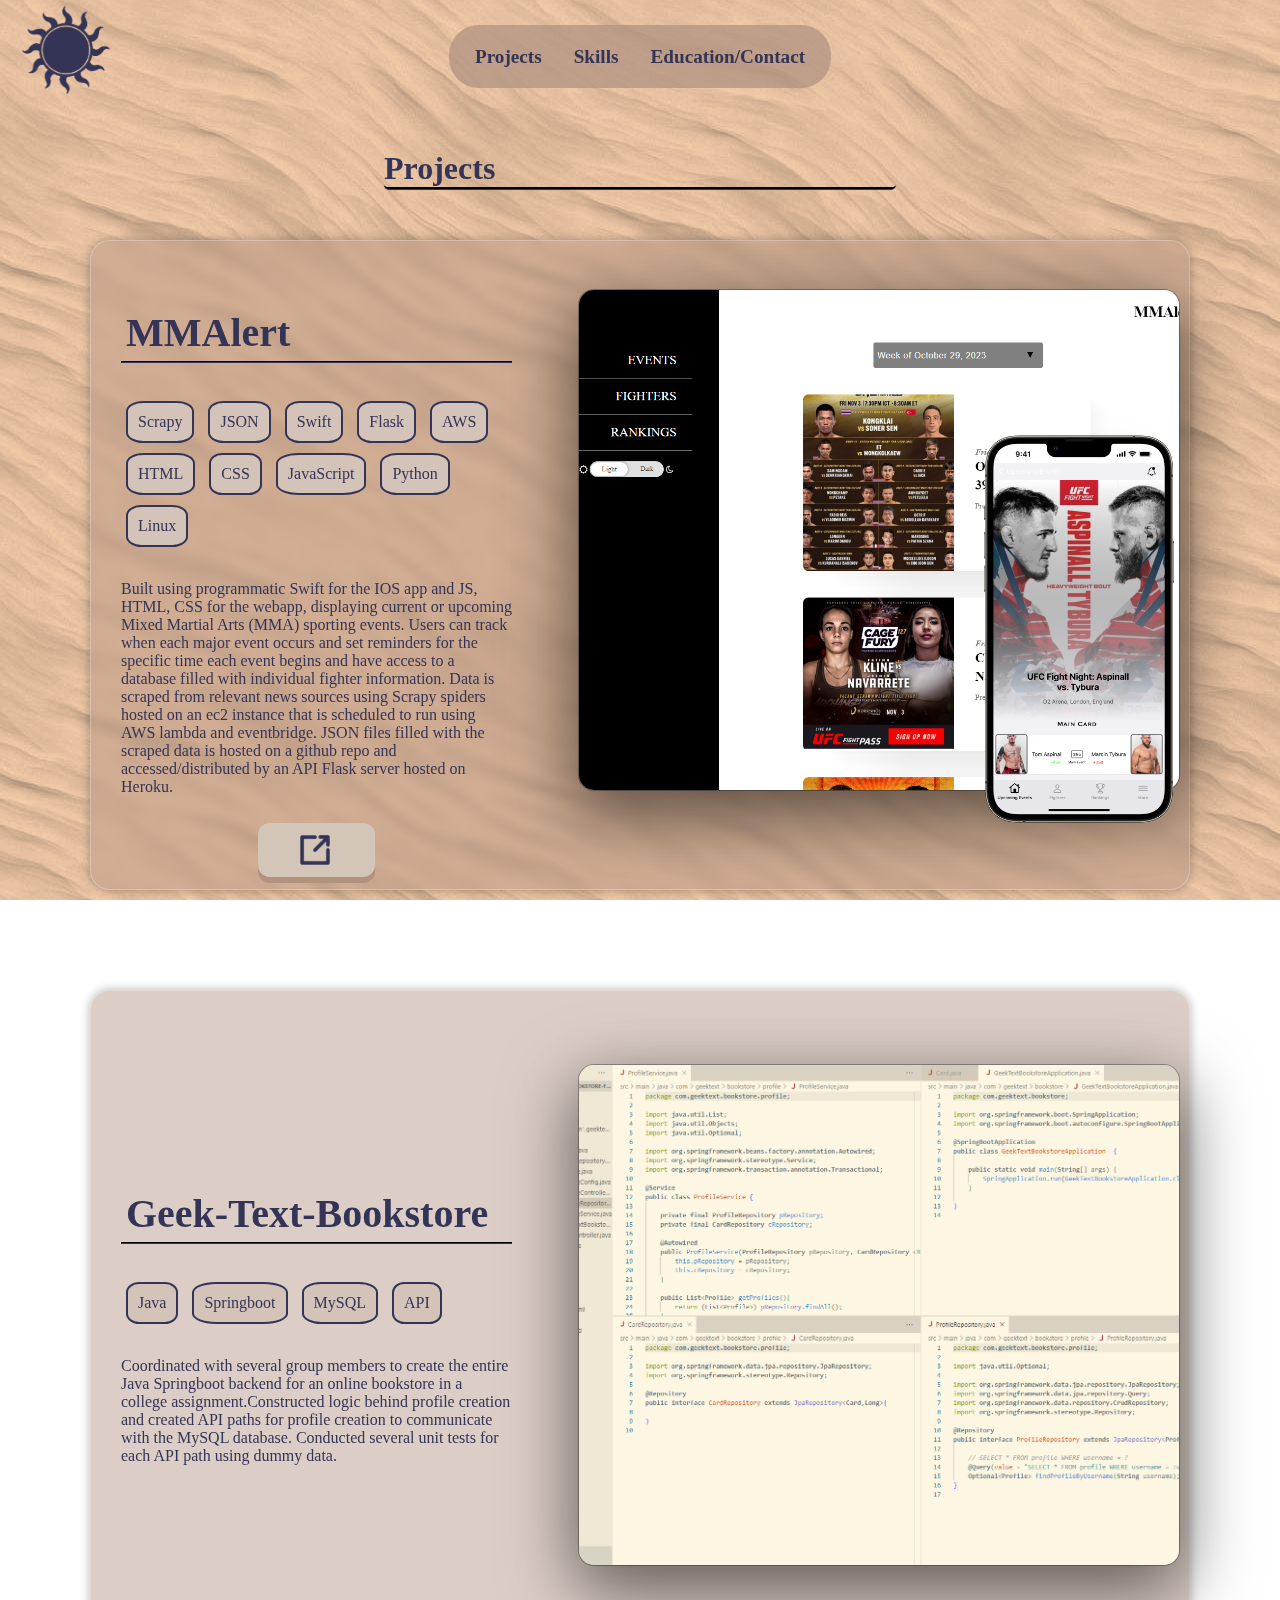
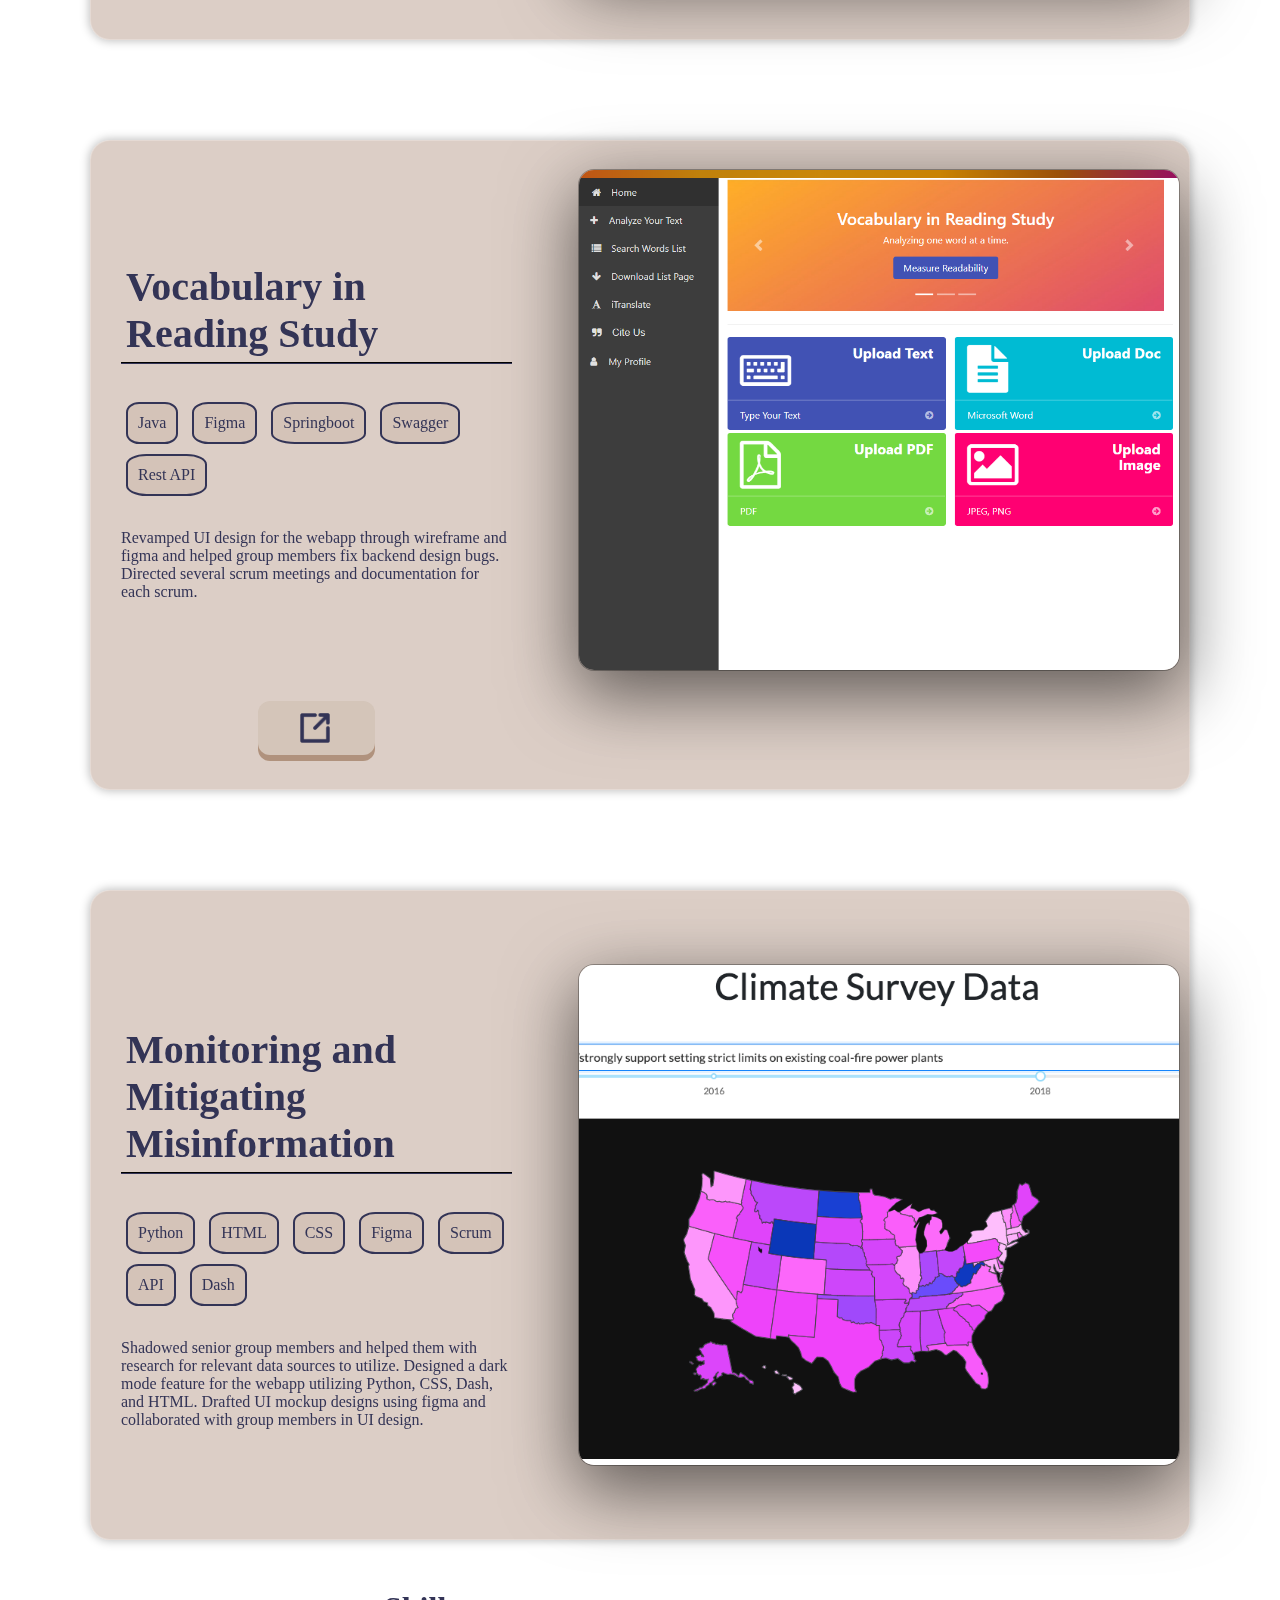
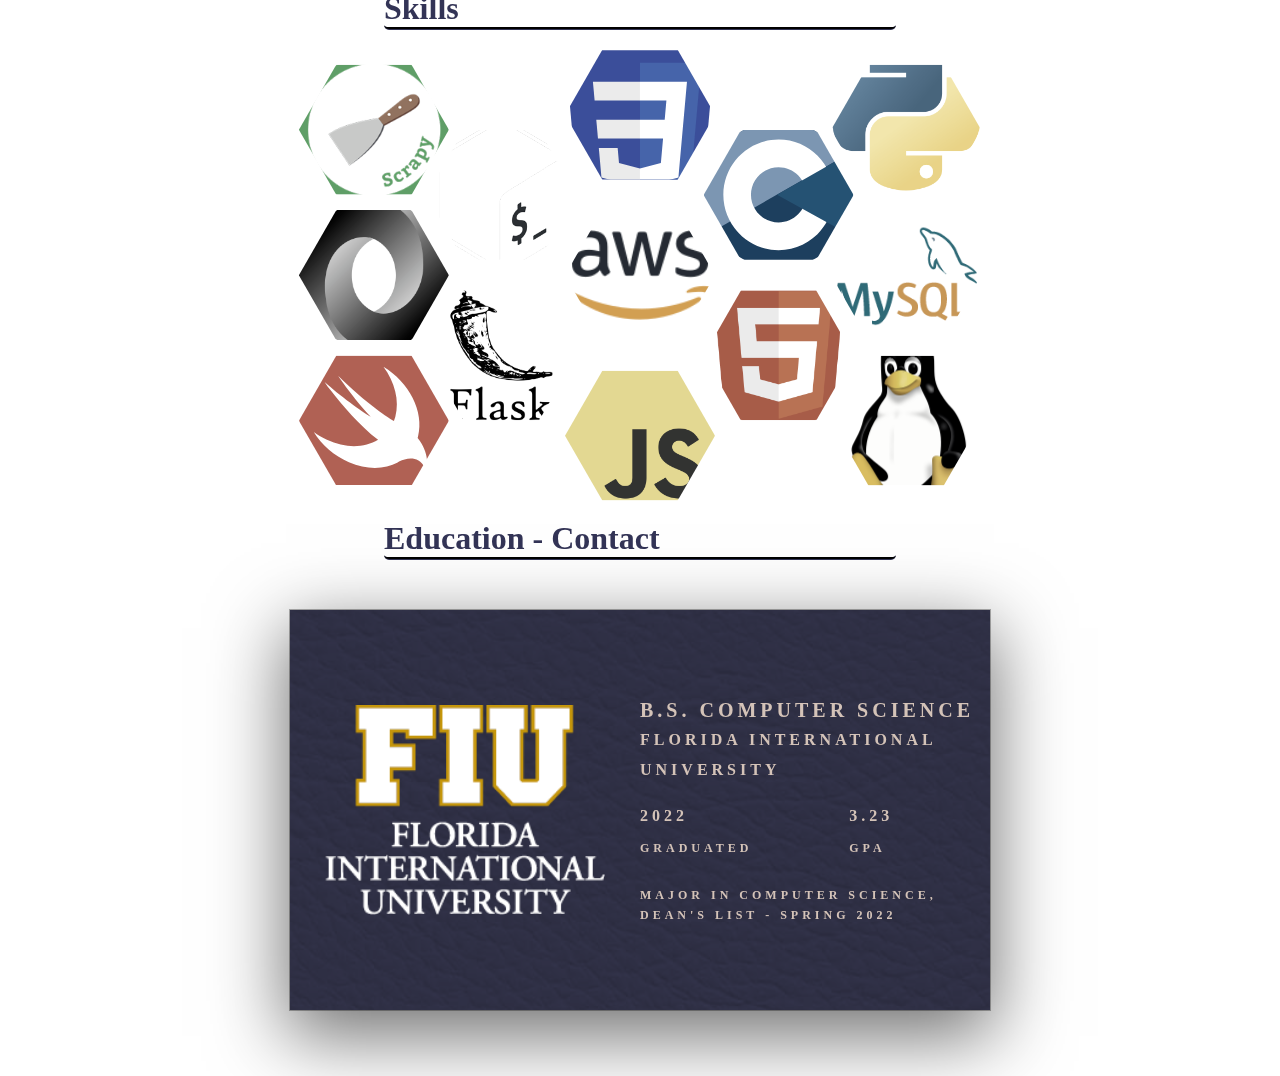
<file: index.html>
<!DOCTYPE html>
<html lang="en">
    <head>
        <meta charset="UTF-8">
        <meta name="description" content="This webpage displays the portfolio of Jeffrey Quispe">
        <meta name="viewport" content="width=device-width, initial-scale=1.0">
        <title>Jeffrey Quispe</title>
        <link rel="icon" href="/static/Asset 1.png" type="image/x-icon">
        <link rel="stylesheet" href="main.css" type="text/css">
        <link rel="stylesheet" href="https://fonts.googleapis.com/css2?family=Material+Symbols+Outlined:opsz,wght,FILL,GRAD@20..48,100..700,0..1,-50..200" />
        <link rel="stylesheet" href="https://maxcdn.bootstrapcdn.com/font-awesome/4.7.0/css/font-awesome.min.css">
    </head>
    <body>
        <div class="header">
            <!-- <img src="static/sunIcon.png"> -->
            <label class="theme-switch" for="checkbox">
                <input type="checkbox" id="checkbox">
                <img src="static/sunIcon.png">
            </label>
            <nav class="navBar">
                <ul>
                    <li>
                        <a href="#projectSection">Projects</a>
                    </li>
                    <li>
                        <a href="#skillSection">Skills</a>
                    </li>
                    <li>
                        <a href="#cardSection">Education/Contact</a>
                    </li>
                </ul>
            </nav>
        </div>
        <div class="bgImage"></div>

        <div class="bodyContainer">
            <!-- <div class="bgImage"></div> -->
            <h1 style="margin-top: 150px;" id="projectSection">Projects</h1>
            <div class="glass-card">
                <div class="card-text">
                    <h2>MMAlert</h2>
                    <div class="card-about">
                        <div class="column">
                            <span>Scrapy</span>
                            <span>JSON</span>
                            <span>Swift</span>
                            <span>Flask</span>
                            <span>AWS</span>
                            <span>HTML</span>
                            <span>CSS</span>
                            <span>JavaScript</span>
                            <span>Python</span>
                            <span>Linux</span>
                        </div>
                    </div>
                    <p>
                        Built using programmatic Swift for the IOS app and JS, HTML, CSS for the webapp, displaying current or upcoming Mixed Martial Arts (MMA) sporting events. Users can track
                        when each major event occurs and set reminders for the specific time each event begins and have access to a database filled
                        with individual fighter information. Data is scraped from relevant news sources using Scrapy spiders hosted on an ec2 instance that is scheduled to run using AWS lambda and eventbridge. JSON files
                        filled with the scraped data is hosted on a github repo and accessed/distributed by an API Flask server hosted on Heroku.
                    </p>
                </div>
                <div class="glass-card-img">
                    <img id="mmalertWeb" src="static/appSamples/mmalertWebLight.png">
                    <img class="iphoneEx" id="mmalertPhone" src="static/appSamples/iphoneMMAlertLight.png">
                </div>
                <!-- <img class="iphoneEx" id="mmalertPhone" src="static/appSamples/iphoneMMAlertLight.png"> -->
                <button class="projSource" onclick="window.open('https://mmalert.app','_blank')">
                    <span class="front">
                        <img id="siteLink" src="static/boxArrowUpDark.png">
                        <span>MMAlert</span>
                    </span>
                </button>
            </div>
            <div class="glass-card">
                <div class="card-text">
                    <h2>Geek-Text-Bookstore</h2>
                    <div class="card-about">
                        <div class="column">
                            <span>Java</span>
                            <span>Springboot</span>
                            <span>MySQL</span>
                            <span>API</span>
                        </div>
                    </div>
                    <p>
                        Coordinated with several group members to create the entire Java Springboot backend for an online bookstore in a
                        college assignment.Constructed logic behind profile creation and created API paths for profile creation to 
                        communicate with the MySQL database. Conducted several unit tests for each API path using dummy data.
                    </p>
                </div>
                <div class="glass-card-img">
                    <img id="geekWeb" src="static/appSamples/geekLight.png">
                </div>
            </div>
            <div class="glass-card">
                <div class="card-text">
                    <h2>Vocabulary in Reading Study</h2>
                    <div class="card-about">
                        <div class="column">
                            <span>Java</span>
                            <span>Figma</span>
                            <span>Springboot</span>
                            <span>Swagger</span>
                            <span>Rest API</span>
                        </div>
                    </div>
                    <p>
                        Revamped UI design for the webapp through wireframe and figma and helped group members fix backend design
                        bugs. Directed several scrum meetings and documentation for each scrum.
                    </p>
                </div>
                <div class="glass-card-img">
                    <img id="virsWeb" src="static/appSamples/virsLight.png">
                </div>
                <div class="buttonContainer">
                    <button class="projSource" onclick="window.open('http://myvirs.com/dashboard','_blank')">
                        <span class="front">
                            <img id="siteLink" src="static/boxArrowUpDark.png">
                            <span>MyVirs</span>
                        </span>
                    </button>
                </div>
            </div>
            <div class="glass-card">
                <div class="card-text">
                    <h2>Monitoring and Mitigating Misinformation</h2>
                    <div class="card-about">
                        <div class="column">
                            <span>Python</span>
                            <span>HTML</span>
                            <span>CSS</span>
                            <span>Figma</span>
                            <span>Scrum</span>
                            <span>API</span>
                            <span>Dash</span>
                        </div>
                    </div>
                    <p>
                        Shadowed senior group members and helped them with research for relevant data sources to utilize. 
                        Designed a dark mode feature for the webapp utilizing Python, CSS, Dash, and HTML. 
                        Drafted UI mockup designs using figma and collaborated with group members in UI design.
                    </p>
                </div>
                <div class="glass-card-img">
                    <img id="m&mWeb" src="static/appSamples/m&mLight.png">
                </div>
            </div>
            <h1 id="skillSection">Skills</h1>
            <div class="gallery">
                <div class="gallery-hex">
                    <img src="static/skills/CSS3_logo_and_wordmark.svg">
                    <div class="overlay"></div>
                    <h2>CSS</h2>
                </div>
                <div class="gallery-hex">
                    <img src="static/skills/aws.png" style="object-fit: contain;">
                    <div class="overlay"></div>
                    <h2>AWS</h2>
                </div>
                <div class="gallery-hex">
                    <img src="static/skills/bash.png">
                    <div class="overlay"></div>
                    <h2>Bash</h2>
                </div>
                <div class="gallery-hex">
                    <img src="static/skills/C_Programming_Language.svg">
                    <div class="overlay"></div>
                    <h2>C</h2>
                </div>
                <div class="gallery-hex">
                    <img src="static/skills/flask-horizontal.png" style="object-fit: contain;">
                    <div class="overlay"></div>
                    <h2>Flask</h2>
                </div>
                <div class="gallery-hex">
                    <img src="static/skills/HTML5_Badge_512.png">
                    <div class="overlay"></div>
                    <h2>HTML5</h2>
                </div>
                <div class="gallery-hex">
                    <img src="static/skills/JavaScript-logo.png">
                    <div class="overlay"></div>
                    <h2>JavaScript</h2>
                </div>
                <div class="gallery-hex">
                    <img src="static/skills/JSON_vector_logo.svg.png">
                    <div class="overlay"></div>
                    <h2>JSON</h2>
                </div>
                <div class="gallery-hex">
                    <img src="static/skills/logo-mysql-170x115.png" style="object-fit: contain;">
                    <div class="overlay"></div>
                    <h2>MySQL</h2>
                </div>
                <div class="gallery-hex">
                    <img src="static/skills/python-logo-only.png">
                    <div class="overlay"></div>
                    <h2>Python</h2>
                </div>
                <div class="gallery-hex">
                    <img src="static/skills/scrapylogo.png">
                    <div class="overlay"></div>
                    <h2>Scrapy</h2>
                </div>
                <div class="gallery-hex">
                    <img src="static/skills/Swift_logo_color.svg">
                    <div class="overlay"></div>
                    <h2>Swift</h2>
                </div>
                <div class="gallery-hex">
                    <img src="static/skills/Tux.svg.png">
                    <div class="overlay"></div>
                    <h2>Linux</h2>
                </div>
            </div>
            <h1 id="cardSection">Education - Contact</h1>
            <div class="container">
                <div class="card">
                    <div class="bgImage-card"></div>
                    <div class="card-img">
                        <img src="static/FIU_vrt_Color_rev.png">
                    </div>
                    <div class="card-details">
                        <div class="degree">B.S. Computer Science </div>
                        <div class="school">Florida International University</div>
    
                        <div class="card-about">
                            <div class="item">
                                <span class="value">2022</span>
                                <span class="label">Graduated</span>
                            </div>
                            <div class="item">
                                <span class="value">3.23</span>
                                <span class="label">GPA</span>
                            </div>
                        </div>
    
                        <div class="skills">
                            <span class="value">
                                Major in Computer Science,<br>
                                Dean's List - Spring 2022
                            </span>
                        </div>
    
                    </div>
                    <div class="back side">
                        <h3 class="name">Jeffrey Quispe</h3>
                        <div>Full-Stack Mobile Developer</div>      
                        <div class="info">
                            <p><span class="property">Email: </span>jeffreymattq2@gmail.com</p>
                            <p><span class="property">LinkedIn: </span></p>
                            <p><span class="property">Website: </span></p>
                        </div>
                    </div>
                    
                </div>
            </div>
                <!-- <div class="card">
                <div class="card-img">
                    <img src="static/FIU_vrt_Color_rev.png">
                </div>
                <div class="card-details">
                    <div class="degree">B.S. Computer Science </div>
                    <div class="school">Florida International University</div>

                    <div class="card-about">
                        <div class="item">
                            <span class="value">2022</span>
                            <span class="label">Graduated</span>
                        </div>
                        <div class="item">
                            <span class="value">3.23</span>
                            <span class="label">GPA</span>
                        </div>
                    </div>

                    <div class="skills">
                        <span class="value">
                            Major in Computer Science,<br>
                            Dean's List - Spring 2022
                        </span>
                    </div>

                </div>
            </div> -->

        </div>
        <script src="js/index.js"></script>
    </body>
</html>
</file>
<file: main.css>
:root{
    --primary-color: #D4C3B8;
    --primary-text-color:#333456;
    --primary-tint-color:brightness(90%) sepia(1) hue-rotate(-14deg) saturate(99.5%) brightness(118%);
    --secondary-tint-color:brightness(40%) sepia(1) hue-rotate(200deg) saturate(161.5%) brightness(47%);
    --card-tint-color: brightness(150%) hue-rotate(0deg) saturate(159.5%) brightness(118%);
    --secondary-text-color: #871508;
    --card-text-color: #005063;
    --colorR: 177;
    --colorG: 147;
    --colorB: 129;
    --column-bg:#D8CAC0;
    --buttonHue: 25deg;
    --buttonSaturation: 24%;
    --buttonLightnessFront:59%;
    --buttonLightnessBack:78%;
}
[data-theme="dark"] {
    --primary-color:#333456;
    --primary-text-color: #D4C3B8;
    --secondary-text-color: #871508;
    --card-text-color: #916643;
    --primary-tint-color:brightness(50%) sepia(1) hue-rotate(200deg) saturate(101.5%) brightness(67%);
    --secondary-tint-color:brightness(60%) sepia(1) hue-rotate(-14deg) saturate(99.5%) brightness(78%);
    --card-tint-color: brightness(100%) sepia(1) hue-rotate(-31deg) saturate(34.5%) brightness(150%);
    --colorR: 38;
    --colorG: 39;
    --colorB: 64;
    --column-bg:#54548C;
    --buttonHue: 240deg;
    --buttonSaturation: 25%;
    --buttonLightnessFront:18%;
    --buttonLightnessBack:38%;
}

/* html,body{
    min-width: 900px;
} */
html{
    scroll-behavior: smooth;
}
body{
    margin: 1rem 0;
    margin-top: 0;
    align-items: center;
    justify-content: center;
    overflow-y: scroll;
    /* background-image: url('/static/sand-pbr-texture2-02-3526438109.png'); */
    /* display: flex; */
}
*{
    font-family: Georgia, 'Times New Roman', Times, serif;
    box-sizing: border-box;
}
h1:target,h2:target{
    transition: all 1s ease;
}

.header{
    position: fixed;
    display: flex;
    height: 100px;
    width: 100%;
    top: 0;
    left: 0;
    /* scale: 0.3; */
    z-index: 2;
    padding: 5px;
}

.theme-switch{
    position: fixed;
    display: flex;
    height: 100px;
    width: 100px;
    top: 0;
    left: 15px;
    /* scale: 0.3; */
    z-index: 2;
    padding: 5px;
    border-radius: 60px;
    transition: background-color .5s ease; 
}
.theme-switch:hover{
    background-color: rgba(77,12,4,0.5);
    transition: background-color .5s ease;
}
.theme-switch input{
    display: none;
}
.theme-switch img{
    position: relative;
    left: 1%;
    cursor: pointer;
    animation: fade-top 2s ease;
}

.header img{
    /* scale: 0.2; */
    /* width: 80px;
    height: 80px; */
    position:relative;
    /* top: 20%; */
    left: 1%;
    cursor: pointer;
    animation: fade-top 2s ease;
}
@keyframes fade-top {
    0%{
        transform: translateY(-50px);
        opacity: 0;
    }
    50%{
        transform: translateY(0px);
        opacity: 1;
        rotate: 0deg;
    }
    100%{
        rotate: 360deg;
    }

}

.navBar{
    /* left: 0;
    right: 0;
    top: 0; */
    display: flex;
    background-color: rgba(var(--colorR),var(--colorG),var(--colorB),0.75);
    border-radius: 30px;
    justify-content: center;
    align-items: center;
    text-align: center;
    margin: 0 auto;
    margin-top: 20px;
    height: 70%;
    padding: 10px;
    transition: background-color 0.5s ease;
}
.navBar ul{
    /* display: flex; */
    list-style: none;
    margin: 0;
    padding: 0;
}
.navBar ul li{
    /* display: inline; */
    float: left;
    /* padding: 10px; */
}
.navBar ul li a{
    display: inline-block;
    text-align: center;
    padding: 14px 16px;
    text-decoration: none;
    color: var(--primary-text-color);
    font-size: larger;
    font-weight: 600;
    transition: color 0.5s ease;
}
.navBar ul li a:hover{
    color: var(--secondary-text-color);
}
.navBar:hover{
    background-color: rgba(var(--colorR),var(--colorG),var(--colorB),1);
}


.bodyContainer{
    display:grid;
    height: 100%;
    width: 100%;
}

.bgImage{
    background-image: url("static/sanddune.png");
    /* filter: blur(8px); */
    /* height: 110%; */
    height: 100%;
    width: 100%;
    margin: 0 auto;
    background-position: center;
    position: fixed;
    z-index: -1;
    /* background-size: cover; */
    filter:var(--primary-tint-color);
    /* transition: filter 300ms linear; */

    /* filter:brightness(50%) sepia(1) hue-rotate(200deg) saturate(101.5%) brightness(67%); */
    /* margin: 1rem 0; */
    /* margin-top: 0; */
    /* align-items: center; */
    /* justify-content: center; */
    /* min-height: 100vh; */
    /* overflow-y: scroll; */
}
.bgImage-card{
    background-image: url("static/Free-Grey-Leather-Texture-1368256857.png");
    background-size: cover;
    /* filter: blur(8px); */
    /* height: 110%; */
    height: 100%;
    width: 100%;
    margin: 0 auto;
    background-position: center;
    position: fixed;
    /* background-size: cover; */
    filter:var(--secondary-tint-color);
    /* transition: filter 300ms linear; */

    /* filter:brightness(50%) sepia(1) hue-rotate(200deg) saturate(101.5%) brightness(67%); */
    /* margin: 1rem 0; */
    /* margin-top: 0; */
    /* align-items: center; */
    /* justify-content: center; */
    /* min-height: 100vh; */
    /* overflow-y: scroll; */
}
.cardsContainer{
    /* background-color: aqua; */
    /* top: 15vh; */
    /* left: 35vw; */
    margin: 0 auto;
    margin-top: 50px;
    display: block;
    justify-content: center;
    align-items: center;
    position: relative;
    width: 40%;
    /* width: 40vw; */
    /* min-width: 30vw;
    max-width: 50vw; */
    height: auto;
    /* border: 20pt solid black;
    border-radius: 20px; */
}
.bodyContainer h1{
    position: relative;
    color: var(--primary-text-color);
    transition: color 0.5s ease;
    margin: 0 auto;
    width: 40%;
    border-bottom: 3px groove var(--primary-text-color);
    border-radius: 5px;
    transition: border-bottom 0.5s ease;
    /* text-align: center; */
}

.textContainer{
    position: absolute;
    /* top: 500px; */
    color: var(--primary-text-color);
    opacity: 0;
    transition: opacity 0.5s ease;
    pointer-events: none;
    /* visibility: hidden;
    transition: visibility 1s ease; */
    /* text-align: center; */
    transition: color 0.5s ease;
}
.outLink{
    border: 1px solid var(--primary-text-color);
    height: 50px;
    width: 130px;
    border-radius: 15px;
    margin: 0 auto;
    padding: 10px;
    cursor: pointer;
    position: relative;
    margin-top: 100px;
    opacity: 0;
    transition: opacity 0.5 ease;
}
.outLink h2{
    text-align: center;
    align-items: center;
    margin: 0 auto;
    color: var(--primary-text-color);
    transition: color 0.5s ease;
}

.gallery{
    --s:150px;
    --g:30px;
    display: grid;
    margin: calc(var(--s) + var(--g)) auto;
}
.gallery > .gallery-hex{
    grid-area: 1/1;
    width: var(--s);
    aspect-ratio: 1.15;
    object-fit: cover;
    clip-path: polygon(25% 0%, 75% 0%, 100% 50%, 75% 100%, 25% 100%, 0 50%);
    transform: translate(var(--_x,0),var(--_y,0)) scale(var(--_t,1));
    cursor: pointer;
    transition: .2s linear;
    overflow: hidden;
    filter: grayscale(50%);
    display: grid;
}
.gallery-hex > img{
    grid-area: 1/1;
    width: var(--s);
    aspect-ratio: 1.15;
    object-fit: cover;
    /* clip-path: polygon(25% 0%, 75% 0%, 100% 50%, 75% 100%, 25% 100%, 0 50%); */
    /* transform: translate(var(--_x,0),var(--_y,0)) scale(var(--_t,1)); */
    cursor: pointer;
    /* filter: grayscale(80%); */
    transition: .2s linear;
}
.gallery >.gallery-hex:hover{
    filter: grayscale(0);
    z-index: 1;
    --_t:1.2;
}

.gallery-hex:hover h2{
    opacity: 1;
    transition: all 0.2s ease;
}
.gallery-hex:hover .overlay{
    opacity: 0.8;
    transition: all 0.2s ease;

}
.overlay{
    background-color: var(--primary-text-color);
    opacity: 0;
    position: absolute;
    width: 100%;
    height: 100%;
    transition: all 0.2s ease;
}
.gallery-hex h2{
    opacity: 0;
    position: absolute;
    text-align: center;
    margin: 0 auto;
    width: 100%;
    /* left: 25%; */
    top: 40%;
    /* width: 10%; */
    color: var(--primary-color);
    transition: all 0.2s ease;

}

.gallery > div:nth-child(1) {--_y: calc(-100% - var(--g))}
.gallery > div:nth-child(7) {--_y: calc( 100% + var(--g))}
.gallery > div:nth-child(3),
.gallery > div:nth-child(5) {--_x: calc(-75% - .87*var(--g))}
.gallery > div:nth-child(4),
.gallery > div:nth-child(6) {--_x: calc( 75% + .87*var(--g))}
.gallery > div:nth-child(3),
.gallery > div:nth-child(4) {--_y: calc(-50% - .5*var(--g))}
.gallery > div:nth-child(5), 
.gallery > div:nth-child(6) {--_y: calc( 50% + .5*var(--g))}
.gallery > div:nth-child(8),
.gallery > div:nth-child(8) {--_x: calc(-160% - .87*var(--g))}
.gallery > div:nth-child(9),
.gallery > div:nth-child(9) {--_x: calc(160% + .87*var(--g))}
.gallery > div:nth-child(10) {--_y: calc(-100% - .5*var(--g))}
.gallery > div:nth-child(10) {--_x: calc(160% + .87*var(--g))}
.gallery > div:nth-child(11) {--_y: calc(-100% - .5*var(--g))}
.gallery > div:nth-child(11) {--_x: calc(-160% - .87*var(--g))}
.gallery > div:nth-child(12) {--_y: calc(100% + .5*var(--g))}
.gallery > div:nth-child(12) {--_x: calc(-160% - .87*var(--g))}
.gallery > div:nth-child(13) {--_y: calc(100% + .5*var(--g))}
.gallery > div:nth-child(13) {--_x: calc(160% + .87*var(--g))}


.container {
    perspective: 800px;
    
    /* Styling */  
    color: #fff;
    font-family: 'Open Sans', sans-serif;
    text-transform: uppercase;
    letter-spacing: 4px;
    
    /* Center it */
    /* position: absolute;
    top: 100%;
    left: 50%;
    transform: translate(-50%, -50%); */
    margin: 0 auto;
    margin-top: 50px;
    margin-bottom: 50px;
}
.side {
    position: absolute;
    width: 100%;
    height: 100%;
    backface-visibility: hidden;
    /* Fix Chrome rendering bug */
    transform: rotate(0deg) translateZ(1px);
}
  
.container:hover .card, .back {
    transform: rotateY(-180deg) translateZ(1px);
}

.back{
    background-image: url('static/2023-dark-mode-mastodon-pattern.png');
    /* background: #4D0C04; */
    padding: 30px;
    filter: var(--card-tint-color);
}
.name {
    color:var(--card-text-color);
    margin-bottom: 0;
}
p {
    margin: 0.8em 0;
}
.info {
    position: absolute;
    bottom: 30px;
    left: 30px;
    color: var(--card-text-color);
}
.property {
    color: #fff;
}
  
@media (max-width:700px) {
    .card { transform: scale(.5); }
    .container:hover .card { transform: scale(.5) rotateY(-180deg) translateZ(1px); }
}



.card{ 
    /* --card-size: 300px;
    width: calc(var(--card-size) * 1.586);
    height: var(--card-size); */
    
    /* border-radius: 0.75rem; */
    box-shadow:  0 22px 70px 4px rgba(0,0,0,0.56), 0 0 0 1px rgba(0, 0, 0, 0.3);
    margin: 0 auto;
    /* margin-top: 50px; */
    /* margin-bottom: 50px; */
    background: var(--primary-text-color);
    
    display: grid;
    grid-template-columns: 50% auto;
    color: var(--primary-color);
    
    align-items: center;
    
    will-change: transform;
    transition: transform 0.6s cubic-bezier(0.4, 0.0, 0.2, 1), box-shadow 0.25s cubic-bezier(0.4, 0.0, 0.2, 1), color 0.5s ease, background 0.5s ease;
 
    /* Styling */
    width: 700px;
    height: 400px;
    
    /* Card flipping effects */
    transform-style: preserve-3d;
}
 
 .card-details {
    /* padding: 1rem; */
    line-height: 30px;
    position: relative;
    font-weight: 800;
 }
 
 .degree {
    font-size: 1.25rem;
 }
 
 .school {
    font-weight: 600;
    color: var(--primary-color);
    transition: color 0.5s ease;
 }
 
 .card-img {
    display: grid;
    place-items: center;
    height: 100%;
    position: relative;
 }
 .card-img img{
    height: 100%;
    width: 80%;
    object-fit: contain;
 }
 
 .card-about {
    margin-top: 1rem;
    display: grid;
    grid-auto-flow: column;
 }
 
 .item {
    display: flex;
    flex-direction: column;
    margin-bottom: 0.5rem;
    
    .value {
       font-size: 1rem;
    }
    
    .label {
       margin-top: 0.15rem;
       font-size: 0.75rem;
       font-weight: 600;
       color: var(--primary-color);
       transition: color 0.5s ease;
    }
 }
 
 .skills {
    display: flex;
    flex-direction: column;
    margin-top: 0.75rem;
    
    .value {
       margin-top: 0.15rem;
       font-size: 0.75rem;
       line-height: 1.25rem;
    }
}

.glass-card {
    width: 1100px;
    /* display: flex; */
    flex-direction: column;
    justify-content: space-between;
  
    /* max-width: 500px; */
    height: 650px;
    padding: 10px;
  
    border: 1px solid rgba(255, 255, 255, .25);
    border-radius: 20px;
    background-color: rgba(var(--colorR), var(--colorG), var(--colorB), 0.45);
    box-shadow: 0 0 10px 1px rgba(0, 0, 0, 0.25);
  
    backdrop-filter: blur(5px);
    margin: 0 auto;
    margin-top: 50px;
    margin-bottom: 50px;

    display: grid;
    grid-template-columns: 40% auto;
    align-items: center;
}
  
.glass-card-img{
    display: grid;
    place-items: center;
    height: 100%;
    width: 100%;
    position: relative;
}
.glass-card-img #mmalertWeb,.glass-card-img #geekWeb,.glass-card-img #virsWeb, .glass-card-img #m\&mWeb{
    /* height: 100%; */
    /* width: 80%; */
    width: 600px;
    height: 500px;
    object-fit:cover;
    border-radius: 15px;
    box-shadow:  0 22px 70px 4px rgba(0,0,0,0.56), 0 0 0 1px rgba(0, 0, 0, 0.3);
}
.iphoneEx{
    position: absolute;
    width: 200px;
    height: auto;
    right: 0;
    bottom: 0;
}
.card-text{
    padding: 20px;
}
.card-text h2{
    color: var(--primary-text-color);
    padding: 5px;
    font-weight: 800;
    font-size: 40px;
    border-bottom: 2px groove var(--primary-text-color);
    transition: color 0.25s ease, border-bottom 0.25s ease;
}
.card-text p{
    color: var(--primary-text-color);
    font-weight: 500;
    transition: color .25s ease;
}
.column{
    float: left;
    width: 100%;
    margin-bottom: 15px;
}
.column span{
    display: inline-block;
    margin: 5px;
    border: 2px solid var(--primary-text-color);
    border-radius: 25%;
    padding: 10px;
    color: var(--primary-text-color);
    cursor: default;
    background-color: var(--primary-color);
    transition: color 0.25s ease, background-color 0.25s ease, border 0.25s ease;
}
.buttonContainer{
    margin: 0 auto;
}
.projSource{
    background: hsl(var(--buttonHue), var(--buttonSaturation), var(--buttonLightnessFront));
    border-radius: 12px;
    border: none;
    padding: 0;
    cursor: pointer;
    outline-offset: 4px;
    margin: 0 auto;
    /* display: flex; */
}
.projSource img{
    width: 30px;
    position: relative;
    object-position: center;
    margin: 0 auto;
    /* margin-right: 3px; */
}
.front{
    display:flex;
    padding: 12px 42px;
    border-radius: 12px;
    font-size: 1.25rem;
    background: hsl(var(--buttonHue),var(--buttonSaturation), var(--buttonLightnessBack));
    color: var(--primary-text-color);
    transform: translateY(-6px);
    transition: width 0.5s ease;
    width: 117px;
    font-family: Georgia, 'Times New Roman', Times, serif;
}
.projSource:active .front{
    transform: translateY(-2px);
}

.front span{
    margin-left: 5px;
    visibility: hidden;
    opacity: 0;
    transition: opacity 1.5s ease;
    display: inline-flex;
    align-items: center;
}
.front.active span{
    visibility: visible;
    opacity: 1;
    transition:opacity 1.5s ease;

}
</file>
